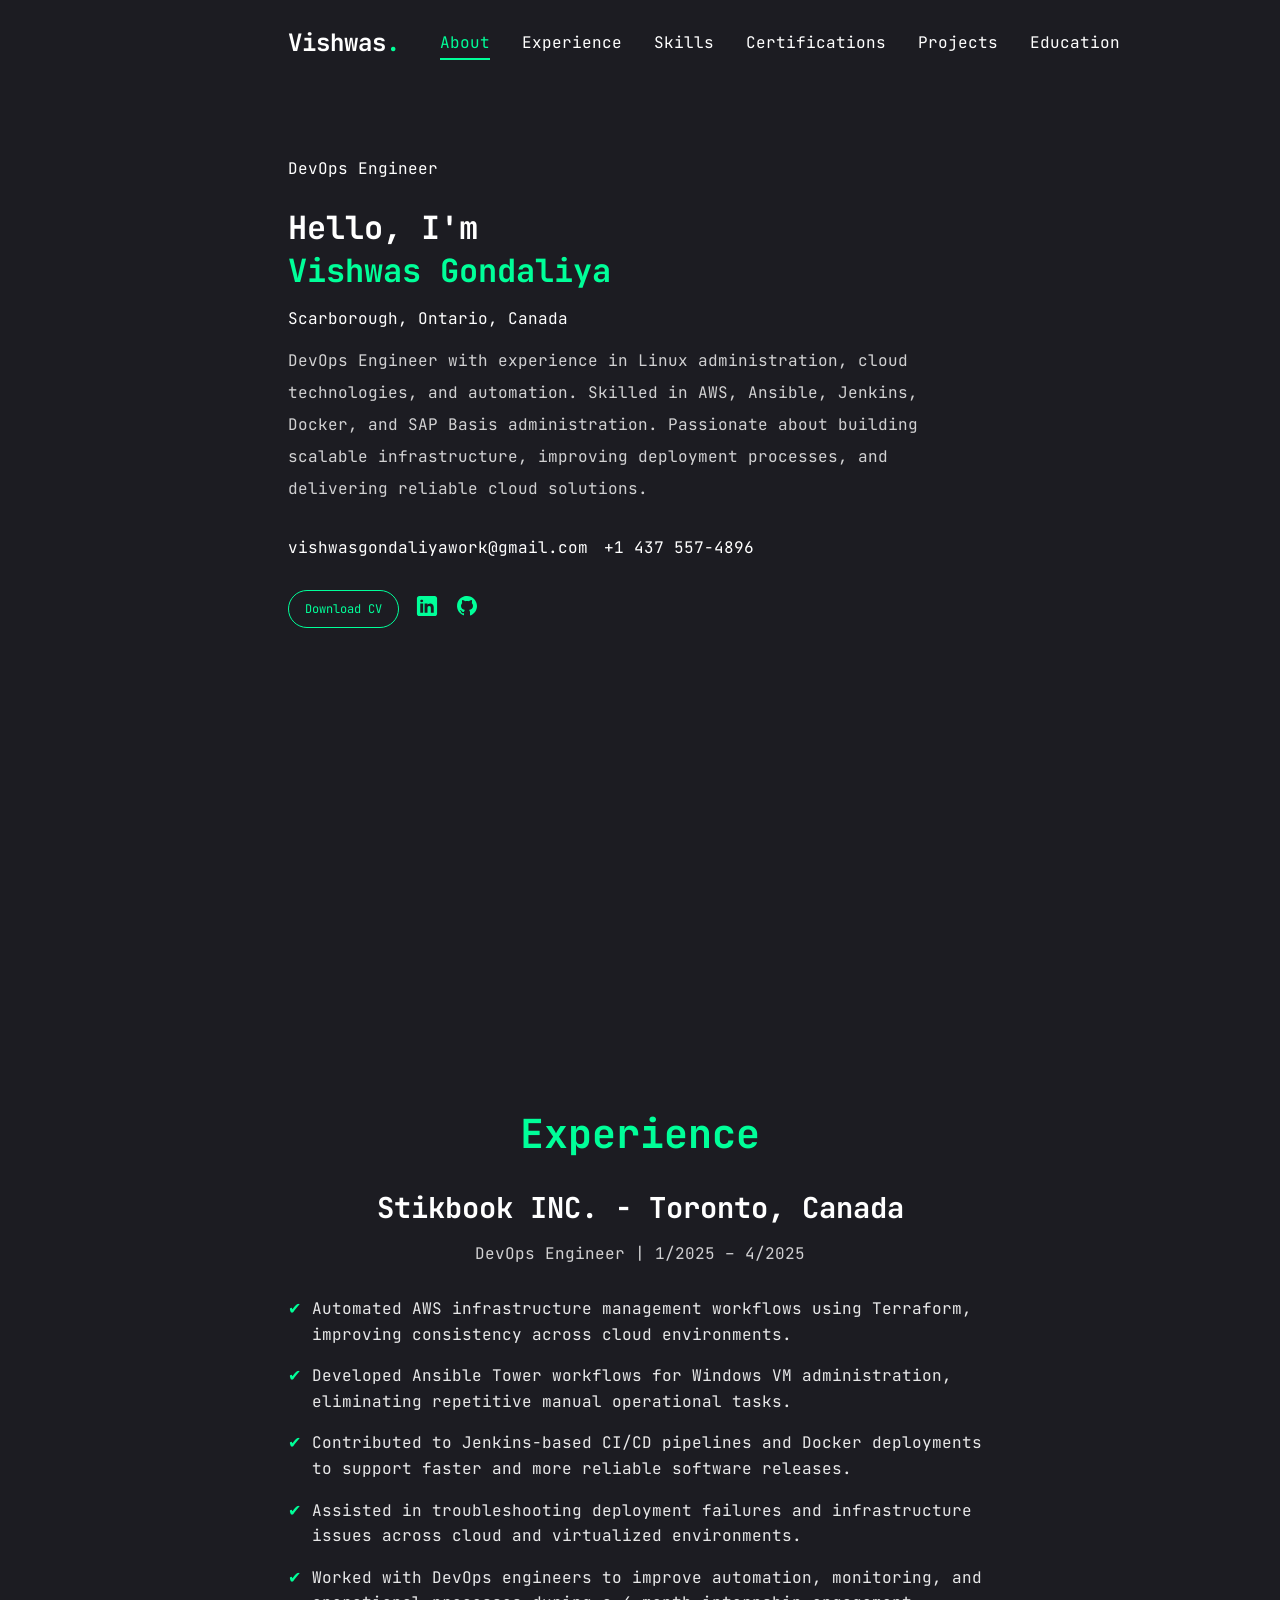
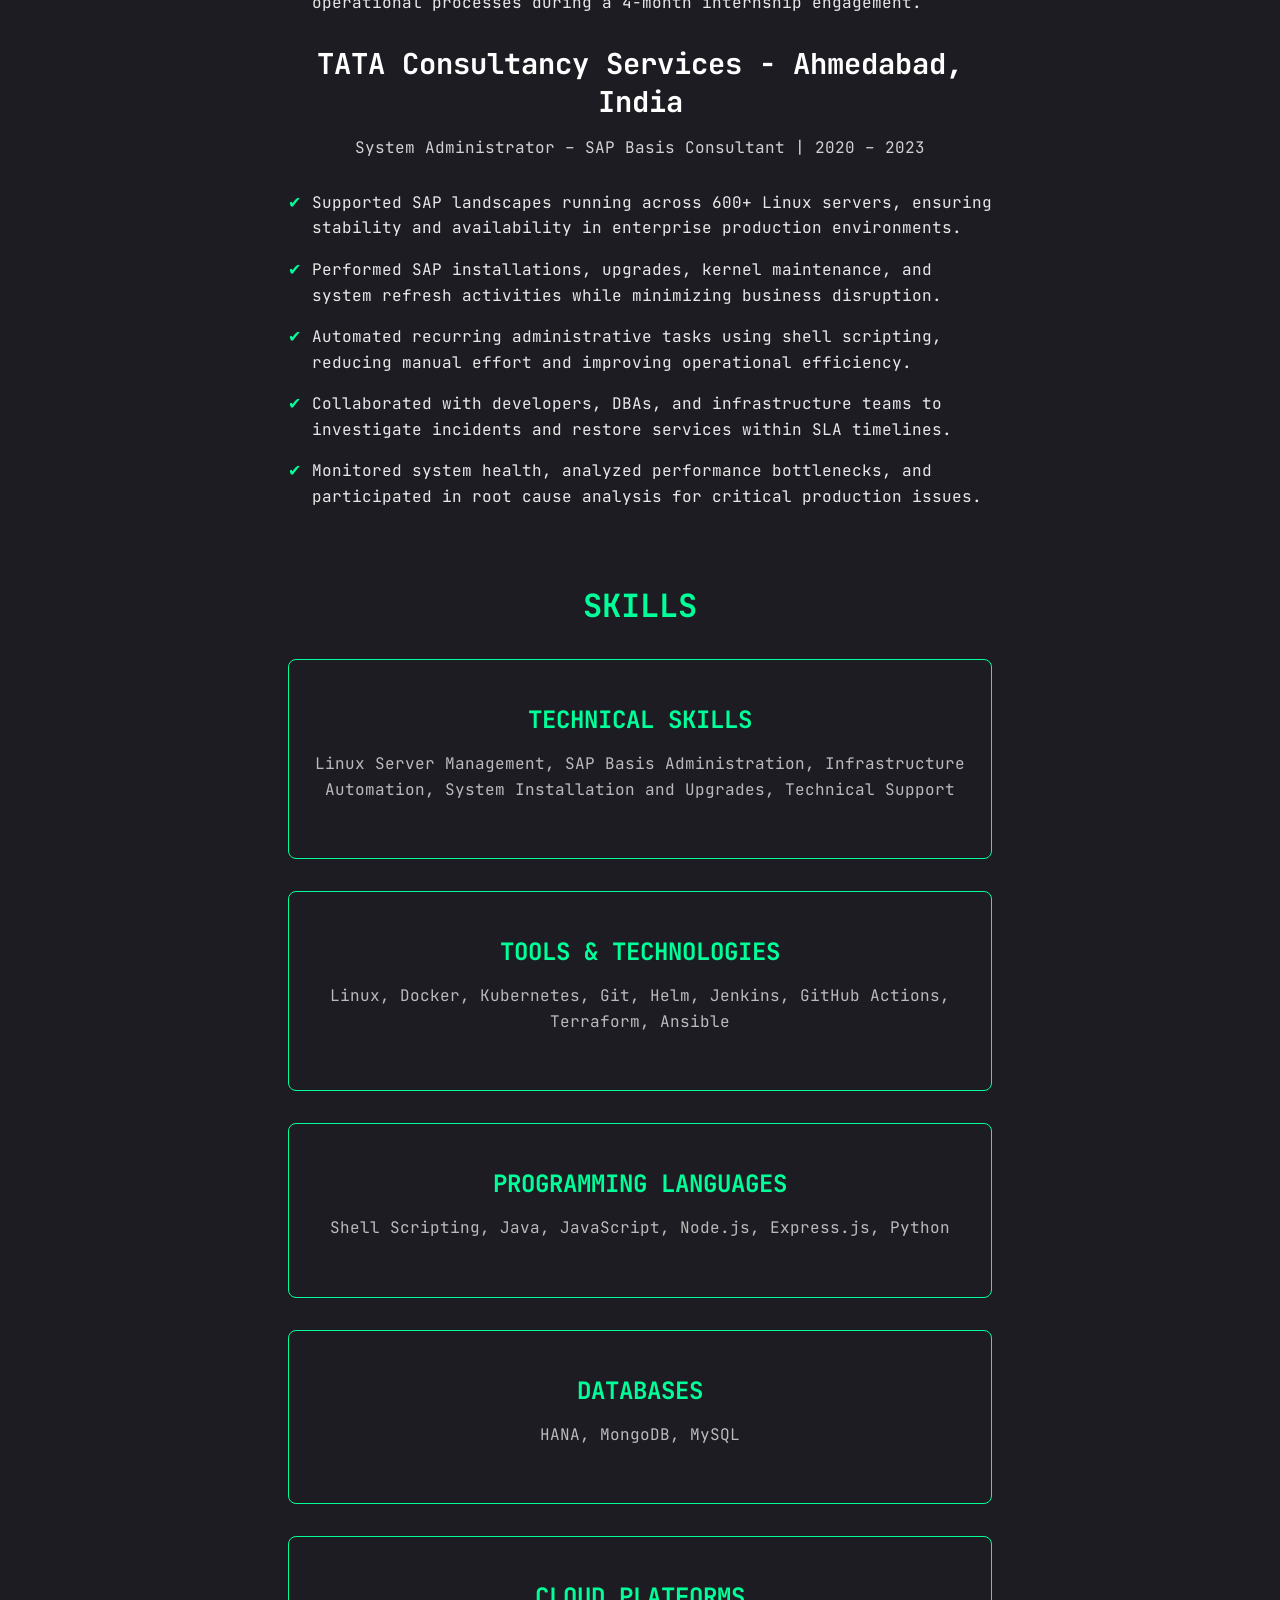
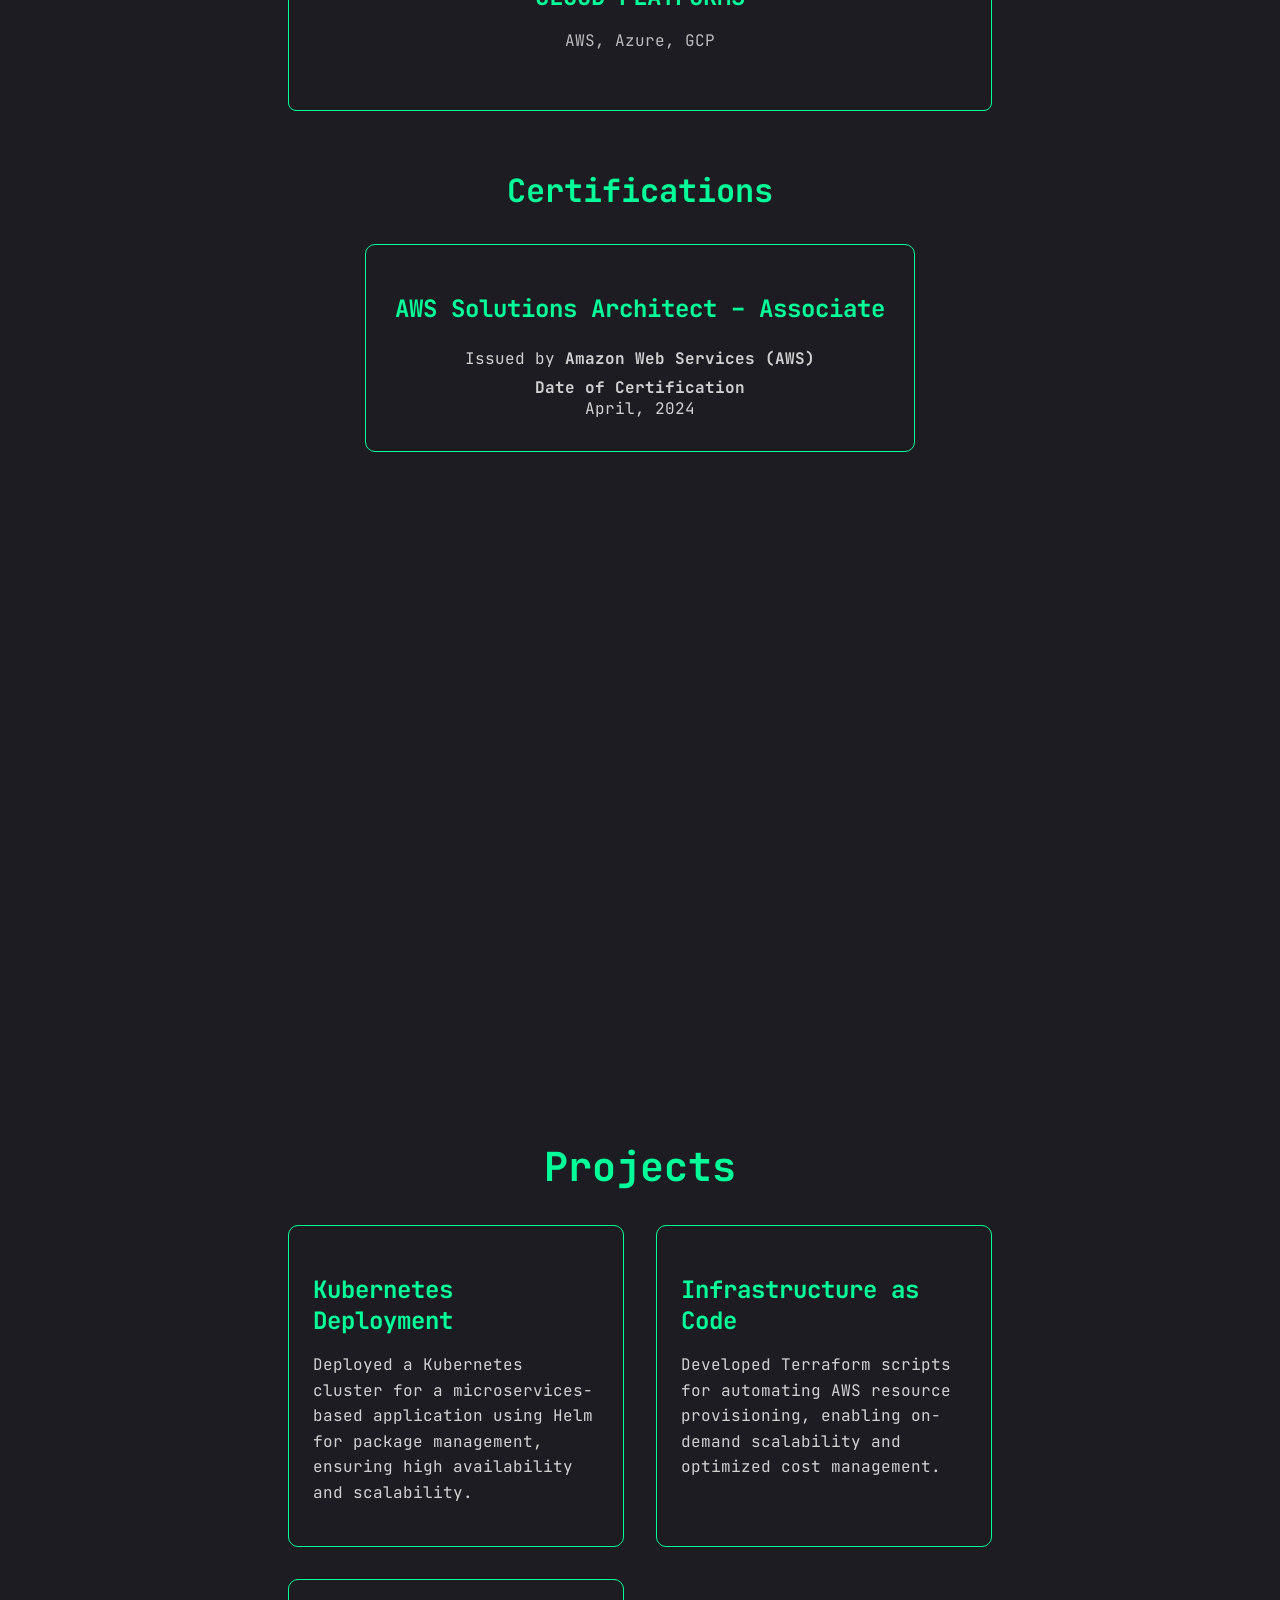
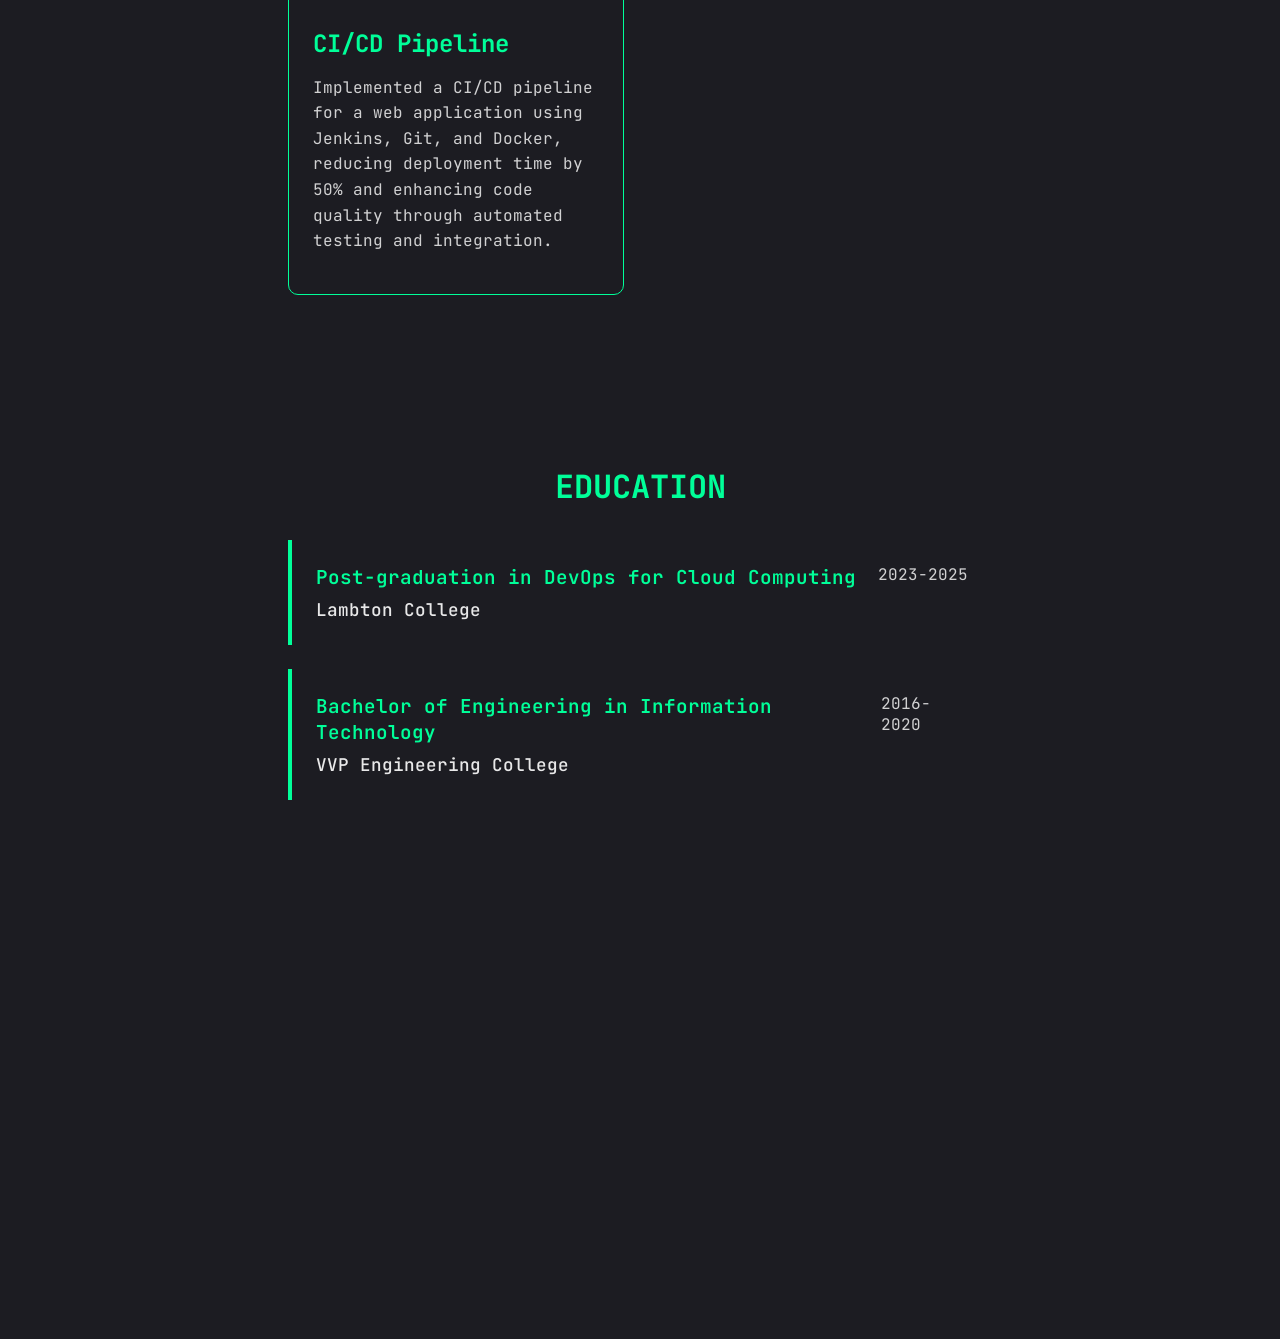
<file: index.html>
<!DOCTYPE html>
<html lang="en">
  <head>
    <style>
      @import url("https://fonts.googleapis.com/css2?family=JetBrains+Mono:ital,wght@0,100..800;1,100..800&display=swap");
    </style>
    <meta charset="UTF-8" />
    <meta name="viewport" content="width=device-width, initial-scale=1.0" />
    <title class="title">Vishwas Gondaliya - DevOps Engineer</title>
    <link rel="stylesheet" href="styles.css" />
    <link rel="shortcut icon" type="image/x-icon" href="logo.svg" />
  </head>
  <body>
    <header>
      <nav>
        <a href="#about" class="logo">Vishwas<span class="dot">.</span></a>
        <div class="menu-icon" id="menu-icon">&#9776;</div>
        <ul class="nav-links" id="nav-links">
          <li><a href="#about">About</a></li>
          <li><a href="#experience">Experience</a></li>
          <li><a href="#skills">Skills</a></li>
          <li><a href="#certifications">Certifications</a></li>
          <li><a href="#projects">Projects</a></li>
          <li><a href="#education">Education</a></li>
        </ul>
      </nav>
    </header>

    <main>
      <section id="about">
        <div class="about-container">
          <div class="content">
            <p class="role">DevOps Engineer</p>
            <h1 class="title">
              Hello, I'm <br />
              <span class="name"> Vishwas Gondaliya </span>
            </h1>
            <p class="mail">Scarborough, Ontario, Canada</p>

            <p class="summary">
              DevOps Engineer with experience in Linux administration, cloud technologies, and automation. Skilled in AWS, Ansible, Jenkins, Docker, and SAP Basis administration. Passionate about building scalable infrastructure, improving deployment processes, and delivering reliable cloud solutions.
              <!-- I’m a DevOps Engineer skilled in Linux environments, CI/CD, and
              SAP Basis administration. I specialize in automation, system
              optimization, and teamwork. Seeking a DevOps Engineer Co-op role
              to further enhance my skills in cloud technologies and automation. -->
            </p>

            <div class="contact-info">
              <p class="mail">
                <a
                  class="gmail"
                  href="https://mail.google.com/mail/u/0/?view=cm&fs=1&to=vishwasgondaliyawork@gmail.com"
                  target="_blank"
                  rel="noopener noreferrer"
                  >vishwasgondaliyawork@gmail.com</a
                >
              </p>
              <p class="mail">+1 437 557-4896</p>
            </div>

            <div class="links">
              <p>
                <button class="button" onclick="downloadResume()">
                  Download CV
                </button>
              </p>
              <a
                href="https://www.linkedin.com/in/vishwasgondaliya"
                target="_blank"
                class="social-logo-container"
              >
                <?xml version="1.0"?><svg
                  fill="currentColor"
                  xmlns="http://www.w3.org/2000/svg"
                  viewBox="0 0 50 50"
                  width="24px"
                  height="24px"
                >
                  <path
                    d="M41,4H9C6.24,4,4,6.24,4,9v32c0,2.76,2.24,5,5,5h32c2.76,0,5-2.24,5-5V9C46,6.24,43.76,4,41,4z M17,20v19h-6V20H17z M11,14.47c0-1.4,1.2-2.47,3-2.47s2.93,1.07,3,2.47c0,1.4-1.12,2.53-3,2.53C12.2,17,11,15.87,11,14.47z M39,39h-6c0,0,0-9.26,0-10 c0-2-1-4-3.5-4.04h-0.08C27,24.96,26,27.02,26,29c0,0.91,0,10,0,10h-6V20h6v2.56c0,0,1.93-2.56,5.81-2.56 c3.97,0,7.19,2.73,7.19,8.26V39z"
                  />
                </svg>
              </a>
              <p>
                <a href="https://github.com/voo7-hub" target="_blank">
                  <?xml version="1.0"?><svg
                    fill="currentColor"
                    xmlns="http://www.w3.org/2000/svg"
                    viewBox="0 0 24 24"
                    width="24px"
                    height="24px"
                  >
                    <path
                      d="M10.9,2.1c-4.6,0.5-8.3,4.2-8.8,8.7c-0.5,4.7,2.2,8.9,6.3,10.5C8.7,21.4,9,21.2,9,20.8v-1.6c0,0-0.4,0.1-0.9,0.1 c-1.4,0-2-1.2-2.1-1.9c-0.1-0.4-0.3-0.7-0.6-1C5.1,16.3,5,16.3,5,16.2C5,16,5.3,16,5.4,16c0.6,0,1.1,0.7,1.3,1c0.5,0.8,1.1,1,1.4,1 c0.4,0,0.7-0.1,0.9-0.2c0.1-0.7,0.4-1.4,1-1.8c-2.3-0.5-4-1.8-4-4c0-1.1,0.5-2.2,1.2-3C7.1,8.8,7,8.3,7,7.6C7,7.2,7,6.6,7.3,6 c0,0,1.4,0,2.8,1.3C10.6,7.1,11.3,7,12,7s1.4,0.1,2,0.3C15.3,6,16.8,6,16.8,6C17,6.6,17,7.2,17,7.6c0,0.8-0.1,1.2-0.2,1.4 c0.7,0.8,1.2,1.8,1.2,3c0,2.2-1.7,3.5-4,4c0.6,0.5,1,1.4,1,2.3v2.6c0,0.3,0.3,0.6,0.7,0.5c3.7-1.5,6.3-5.1,6.3-9.3 C22,6.1,16.9,1.4,10.9,2.1z"
                    />
                  </svg>
                </a>
              </p>
            </div>
          </div>
          <!-- <div class="image-container">
            <img
              src="avatar.svg"
              alt="Vishwas Gondaliya"
              class="profile-image"
            />
          </div> -->
        </div>
      </section>
      <section id="experience" class="experience-section">
        <h1>Experience</h1>
        <h3>Stikbook INC. - Toronto, Canada</h3>
        <p>DevOps Engineer | 1/2025 – 4/2025</p>
    <ul>
    <li>
        Automated AWS infrastructure management workflows using Terraform, improving consistency across cloud environments.
    </li>

    <li>
        Developed Ansible Tower workflows for Windows VM administration, eliminating repetitive manual operational tasks.
    </li>

    <li>
        Contributed to Jenkins-based CI/CD pipelines and Docker deployments to support faster and more reliable software releases.
    </li>

    <li>
        Assisted in troubleshooting deployment failures and infrastructure issues across cloud and virtualized environments.
    </li>

    <li>
        Worked with DevOps engineers to improve automation, monitoring, and operational processes during a 4-month internship engagement.
    </li>
    </ul>

    <h3>TATA Consultancy Services - Ahmedabad, India</h3>
        <p>System Administrator – SAP Basis Consultant | 2020 – 2023</p>
    <ul>
    <li>
        Supported SAP landscapes running across 600+ Linux servers, ensuring stability and availability in enterprise production environments.
    </li>

    <li>
        Performed SAP installations, upgrades, kernel maintenance, and system refresh activities while minimizing business disruption.
    </li>

    <li>
        Automated recurring administrative tasks using shell scripting, reducing manual effort and improving operational efficiency.
    </li>

    <li>
        Collaborated with developers, DBAs, and infrastructure teams to investigate incidents and restore services within SLA timelines.
    </li>

    <li>
        Monitored system health, analyzed performance bottlenecks, and participated in root cause analysis for critical production issues.
    </li>
    </ul>
    
      </section>
      <!-- <section id="experience" class="experience-section">
        <h1>Experience</h1>
        <h3>TATA Consultancy Services - Ahmedabad, India</h3>
        <p>System Administrator – SAP Basis Consultant | 2020 – 2023</p>
    <ul>
    <li>
        Supported SAP landscapes running across 600+ Linux servers, ensuring stability and availability in enterprise production environments.
    </li>

    <li>
        Performed SAP installations, upgrades, kernel maintenance, and system refresh activities while minimizing business disruption.
    </li>

    <li>
        Automated recurring administrative tasks using shell scripting, reducing manual effort and improving operational efficiency.
    </li>

    <li>
        Collaborated with developers, DBAs, and infrastructure teams to investigate incidents and restore services within SLA timelines.
    </li>

    <li>
        Monitored system health, analyzed performance bottlenecks, and participated in root cause analysis for critical production issues.
    </li>
    </ul>
      </section> -->

      <section id="skills">
        <h1>Skills</h1>

        <div class="skills-container">
          <div class="skill-category">
            <h2>Technical Skills</h2>
            <p>
              Linux Server Management, SAP Basis Administration, Infrastructure
              Automation, System Installation and Upgrades, Technical Support
            </p>
          </div>

          <div class="skill-category">
            <h2>Tools & Technologies</h2>
            <p>
              Linux, Docker, Kubernetes, Git, Helm, Jenkins, GitHub Actions,
              Terraform, Ansible
            </p>
          </div>

          <div class="skill-category">
            <h2>Programming Languages</h2>
            <p>
              Shell Scripting, Java, JavaScript, Node.js, Express.js, Python
            </p>
          </div>

          <div class="skill-category">
            <h2>Databases</h2>
            <p>HANA, MongoDB, MySQL</p>
          </div>

          <div class="skill-category">
            <h2>Cloud Platforms</h2>
            <p>AWS, Azure, GCP</p>
          </div>
        </div>
      </section>

      <section id="certifications">
        <h1>Certifications</h1>
        <div class="certification-card">
          <h3 class="certification-title">
            AWS Solutions Architect – Associate
          </h3>
          <div class="certification-details">
            <p>Issued by <strong>Amazon Web Services (AWS)</strong></p>
            <p>
              <strong>Date of Certification</strong> <br />
               April, 2024
            </p>
          </div>
        </div>
      </section>

      <section id="projects" class="projects-section">
        <h1>Projects</h1>
        <div class="project-cards">
          <div class="project-card">
            <h3>Kubernetes Deployment</h3>
            <p>
              Deployed a Kubernetes cluster for a microservices-based
              application using Helm for package management, ensuring high
              availability and scalability.
            </p>
          </div>
          <div class="project-card">
            <h3>Infrastructure as Code</h3>
            <p>
              Developed Terraform scripts for automating AWS resource
              provisioning, enabling on-demand scalability and optimized cost
              management.
            </p>
          </div>
          <div class="project-card">
            <h3>CI/CD Pipeline</h3>
            <p>
              Implemented a CI/CD pipeline for a web application using Jenkins,
              Git, and Docker, reducing deployment time by 50% and enhancing
              code quality through automated testing and integration.
            </p>
          </div>
        </div>
      </section>

      <section id="education">
        <h1>Education</h1>

        <div class="education-list">
          <div class="education-entry">
            <div class="education-info">
              <div class="course-name">
                Post-graduation in DevOps for Cloud Computing
              </div>
              <div class="duration">2023-2025</div>
            </div>
            <div class="college-name">Lambton College</div>
          </div>

          <div class="education-entry">
            <div class="education-info">
              <div class="course-name">
                Bachelor of Engineering in Information Technology
              </div>
              <div class="duration">2016-2020</div>
            </div>
            <div class="college-name">VVP Engineering College</div>
          </div>
        </div>
      </section>
    </main>

    <script src="script.js"></script>
  </body>
</html>
</file>
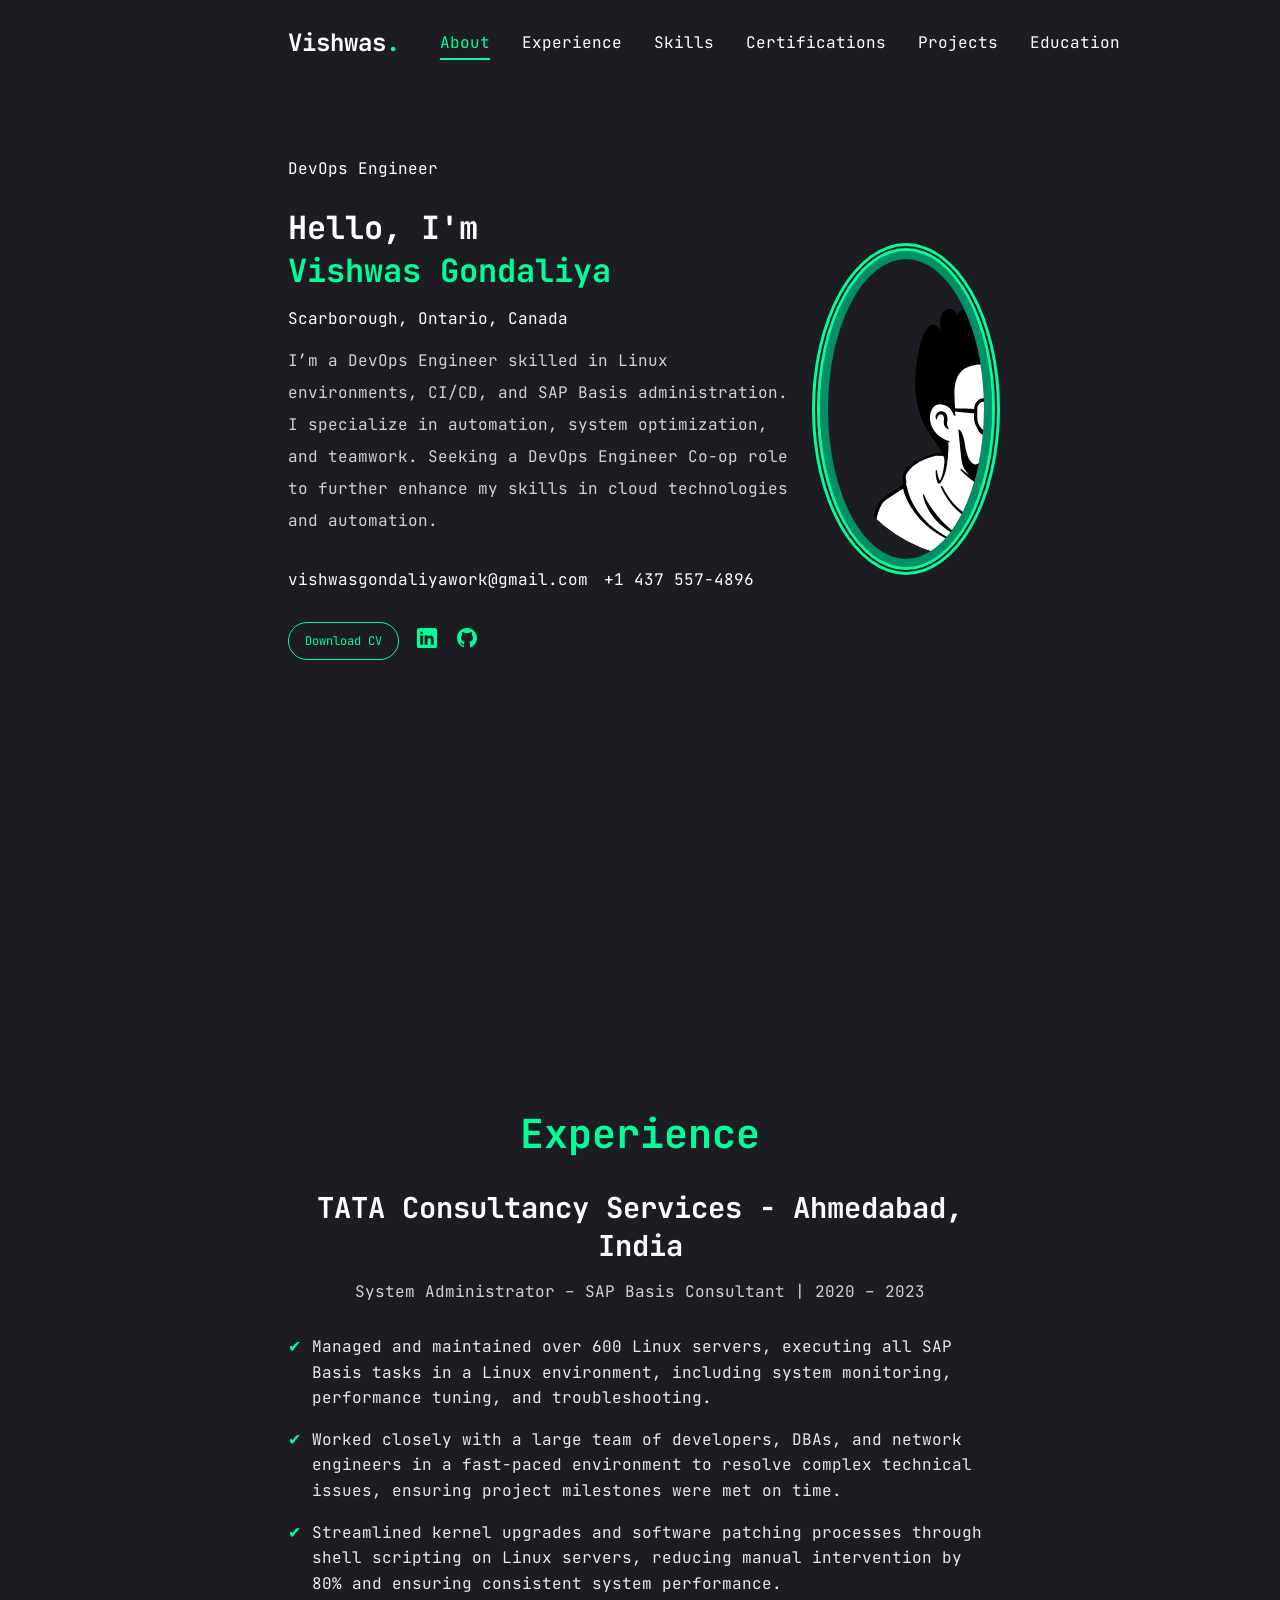
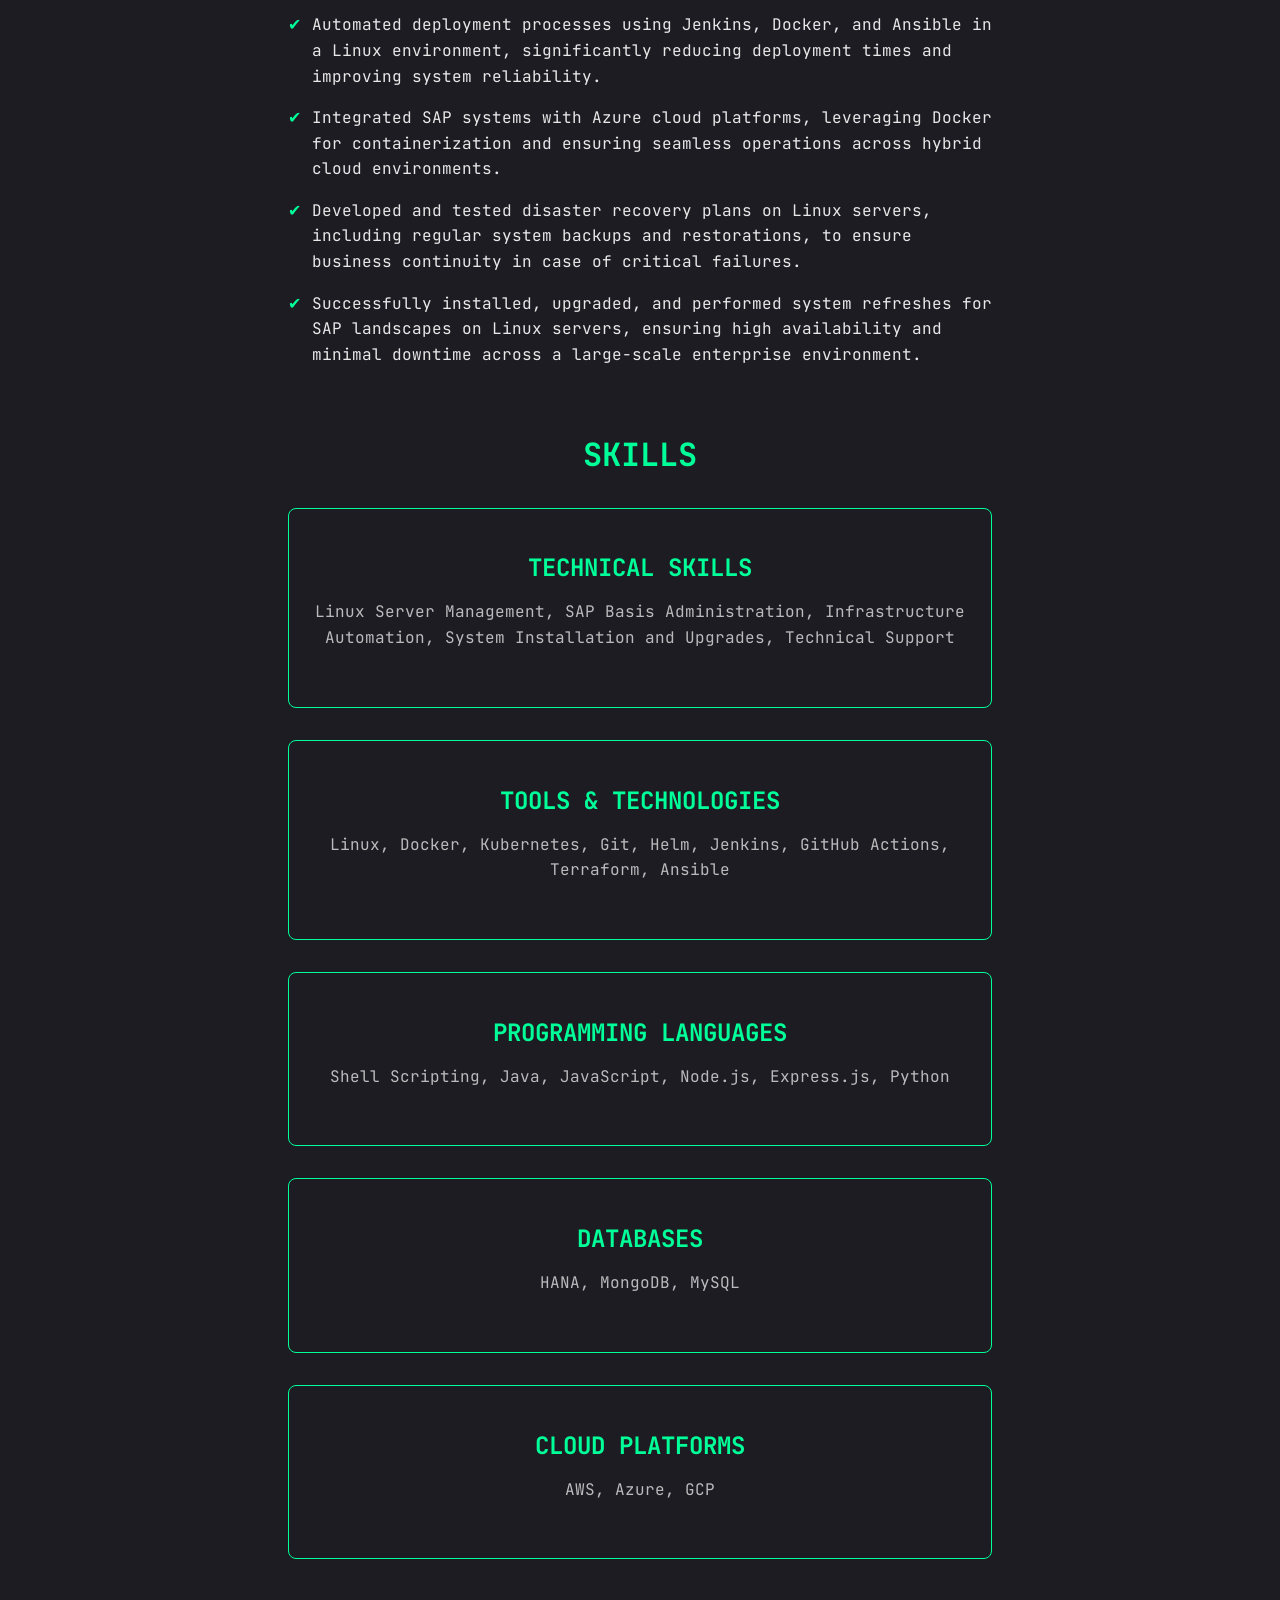
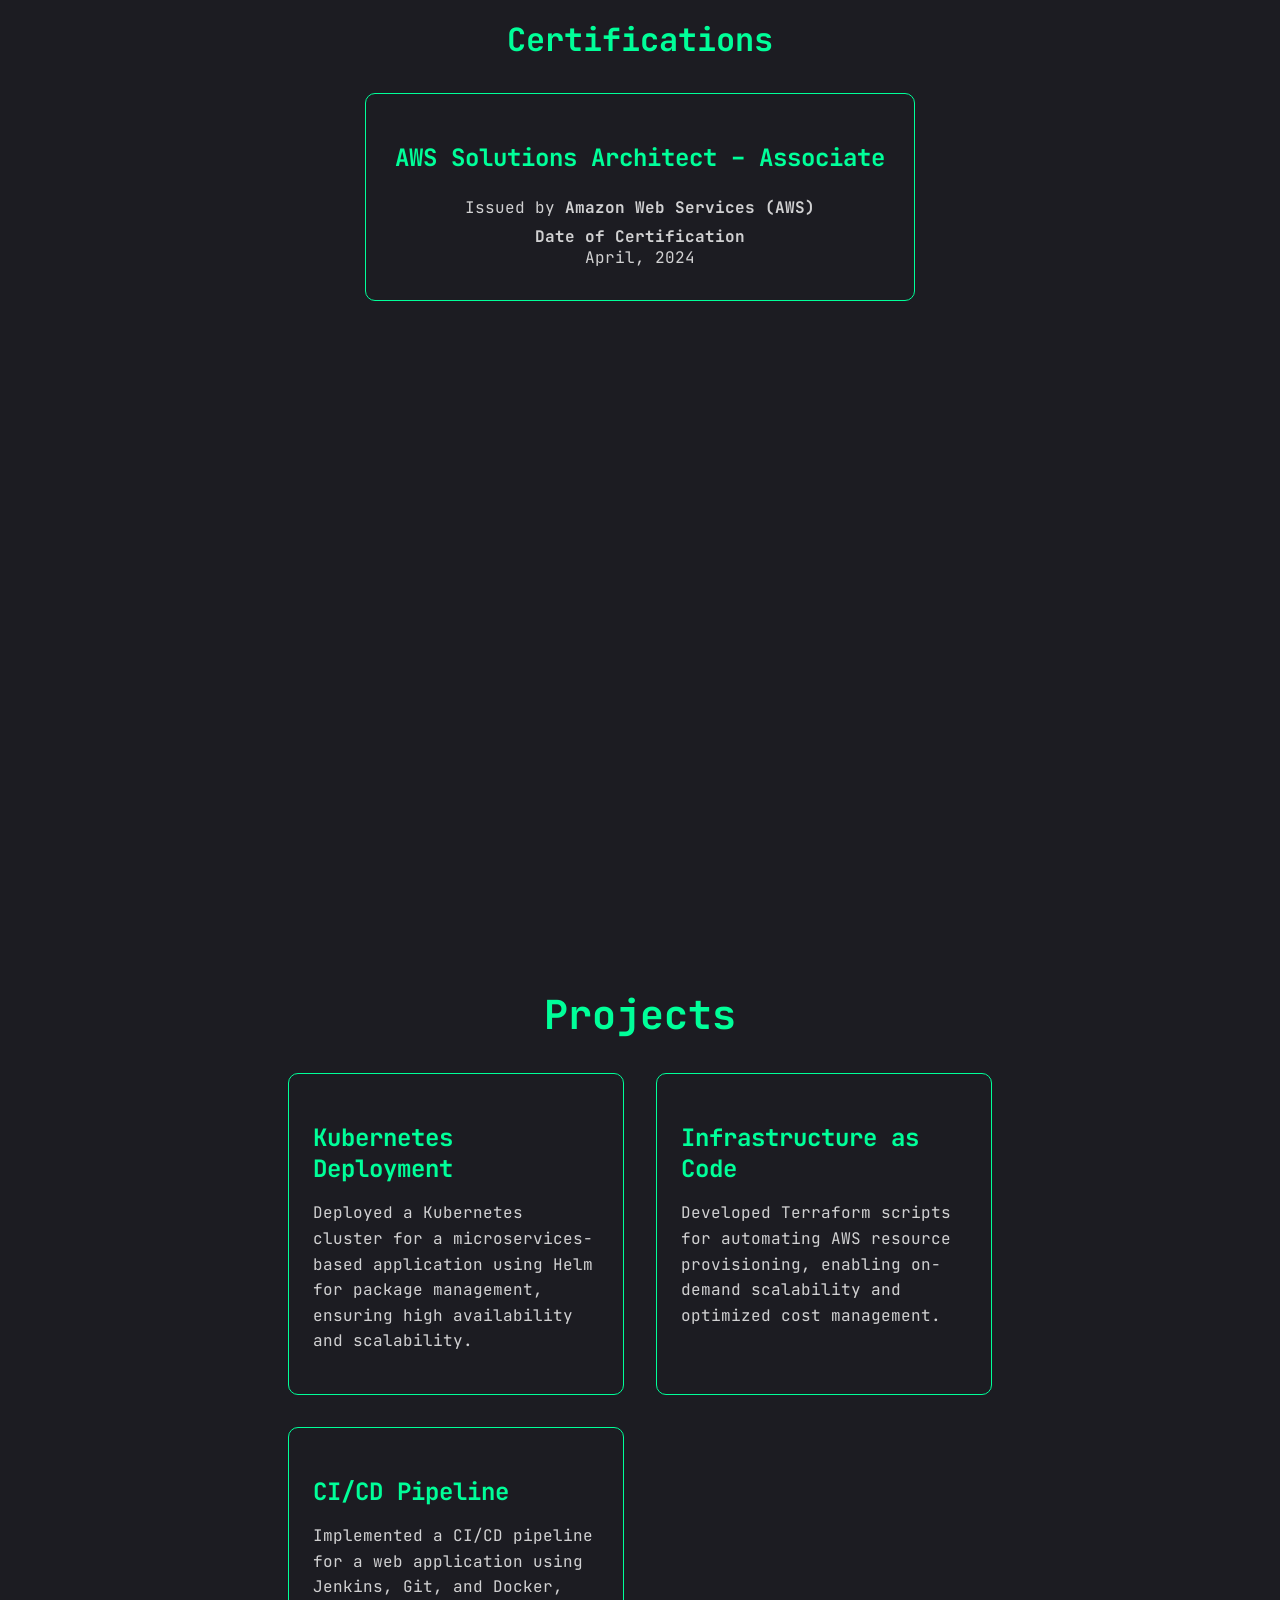
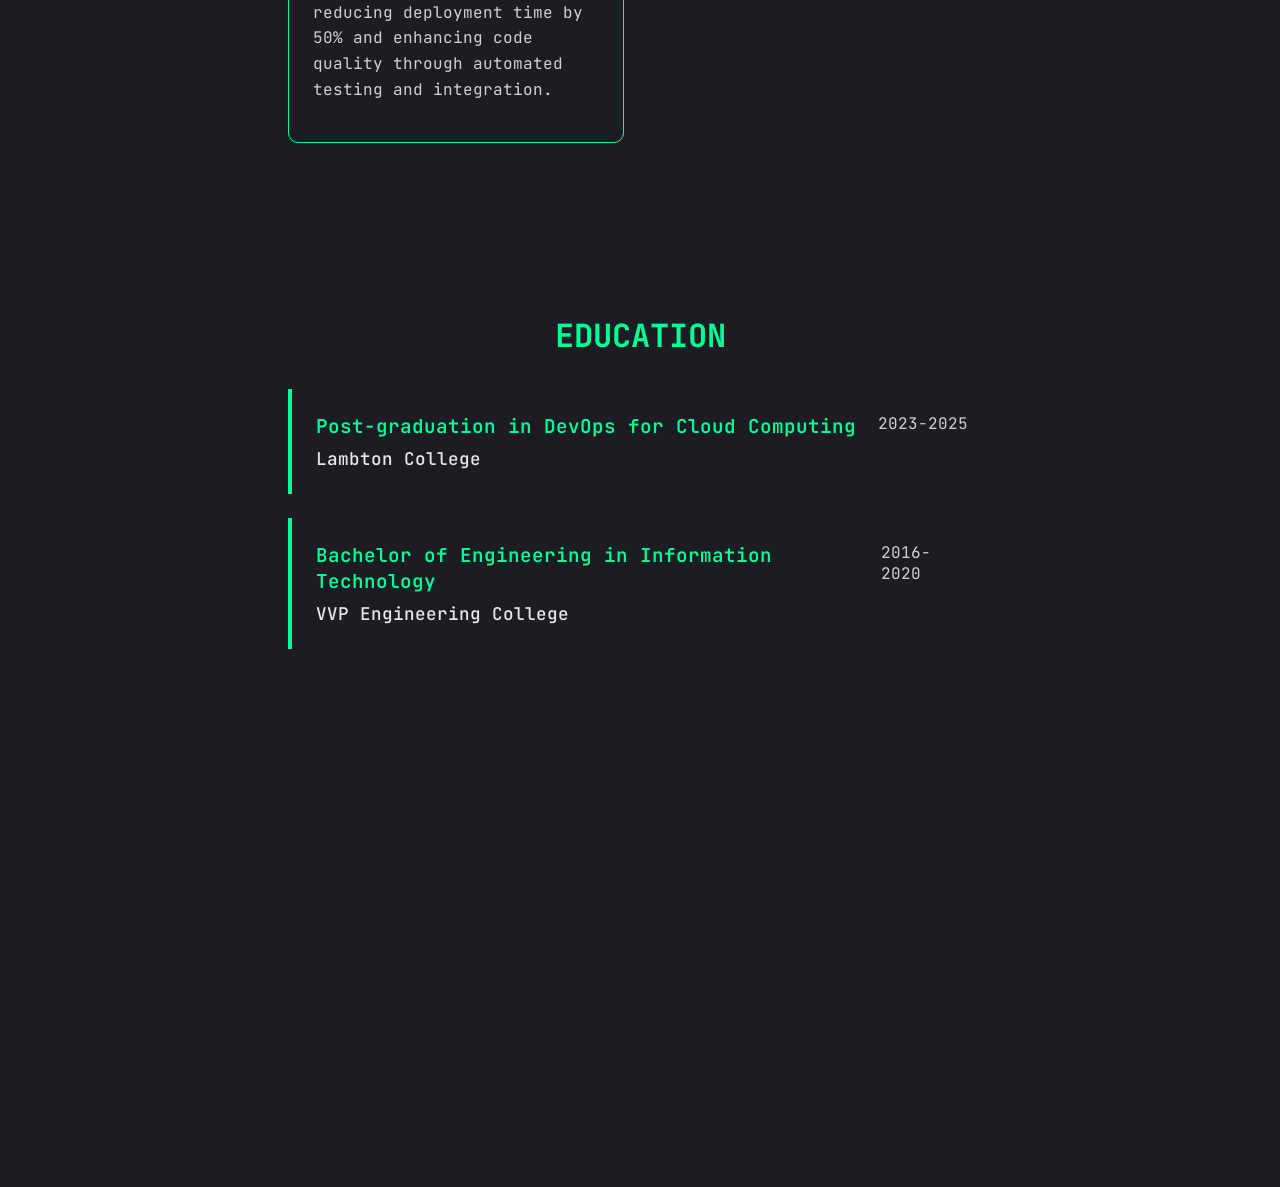
<file: portfolio-html-master/index.html>
<!DOCTYPE html>
<html lang="en">
  <head>
    <style>
      @import url("https://fonts.googleapis.com/css2?family=JetBrains+Mono:ital,wght@0,100..800;1,100..800&display=swap");
    </style>
    <meta charset="UTF-8" />
    <meta name="viewport" content="width=device-width, initial-scale=1.0" />
    <title class="title">Vishwas Gondaliya - DevOps Engineer</title>
    <link rel="stylesheet" href="styles.css" />
    <link rel="shortcut icon" type="image/x-icon" href="logo.svg" />
  </head>
  <body>
    <header>
      <nav>
        <a href="#about" class="logo">Vishwas<span class="dot">.</span></a>
        <div class="menu-icon" id="menu-icon">&#9776;</div>
        <ul class="nav-links" id="nav-links">
          <li><a href="#about">About</a></li>
          <li><a href="#experience">Experience</a></li>
          <li><a href="#skills">Skills</a></li>
          <li><a href="#certifications">Certifications</a></li>
          <li><a href="#projects">Projects</a></li>
          <li><a href="#education">Education</a></li>
        </ul>
      </nav>
    </header>

    <main>
      <section id="about">
        <div class="about-container">
          <div class="content">
            <p class="role">DevOps Engineer</p>
            <h1 class="title">
              Hello, I'm <br />
              <span class="name"> Vishwas Gondaliya </span>
            </h1>
            <p class="mail">Scarborough, Ontario, Canada</p>

            <p class="summary">
              I’m a DevOps Engineer skilled in Linux environments, CI/CD, and
              SAP Basis administration. I specialize in automation, system
              optimization, and teamwork. Seeking a DevOps Engineer Co-op role
              to further enhance my skills in cloud technologies and automation.
            </p>

            <div class="contact-info">
              <p class="mail">
                <a
                  class="gmail"
                  href="https://mail.google.com/mail/u/0/?view=cm&fs=1&to=vishwasgondaliyawork@gmail.com"
                  target="_blank"
                  rel="noopener noreferrer"
                  >vishwasgondaliyawork@gmail.com</a
                >
              </p>
              <p class="mail">+1 437 557-4896</p>
            </div>

            <div class="links">
              <p>
                <button class="button" onclick="downloadResume()">
                  Download CV
                </button>
              </p>
              <a
                href="https://www.linkedin.com/in/vishwas-gondaliya-profile"
                target="_blank"
                class="social-logo-container"
              >
                <?xml version="1.0"?><svg
                  fill="currentColor"
                  xmlns="http://www.w3.org/2000/svg"
                  viewBox="0 0 50 50"
                  width="24px"
                  height="24px"
                >
                  <path
                    d="M41,4H9C6.24,4,4,6.24,4,9v32c0,2.76,2.24,5,5,5h32c2.76,0,5-2.24,5-5V9C46,6.24,43.76,4,41,4z M17,20v19h-6V20H17z M11,14.47c0-1.4,1.2-2.47,3-2.47s2.93,1.07,3,2.47c0,1.4-1.12,2.53-3,2.53C12.2,17,11,15.87,11,14.47z M39,39h-6c0,0,0-9.26,0-10 c0-2-1-4-3.5-4.04h-0.08C27,24.96,26,27.02,26,29c0,0.91,0,10,0,10h-6V20h6v2.56c0,0,1.93-2.56,5.81-2.56 c3.97,0,7.19,2.73,7.19,8.26V39z"
                  />
                </svg>
              </a>
              <p>
                <a href="https://github.com/voo7-hub" target="_blank">
                  <?xml version="1.0"?><svg
                    fill="currentColor"
                    xmlns="http://www.w3.org/2000/svg"
                    viewBox="0 0 24 24"
                    width="24px"
                    height="24px"
                  >
                    <path
                      d="M10.9,2.1c-4.6,0.5-8.3,4.2-8.8,8.7c-0.5,4.7,2.2,8.9,6.3,10.5C8.7,21.4,9,21.2,9,20.8v-1.6c0,0-0.4,0.1-0.9,0.1 c-1.4,0-2-1.2-2.1-1.9c-0.1-0.4-0.3-0.7-0.6-1C5.1,16.3,5,16.3,5,16.2C5,16,5.3,16,5.4,16c0.6,0,1.1,0.7,1.3,1c0.5,0.8,1.1,1,1.4,1 c0.4,0,0.7-0.1,0.9-0.2c0.1-0.7,0.4-1.4,1-1.8c-2.3-0.5-4-1.8-4-4c0-1.1,0.5-2.2,1.2-3C7.1,8.8,7,8.3,7,7.6C7,7.2,7,6.6,7.3,6 c0,0,1.4,0,2.8,1.3C10.6,7.1,11.3,7,12,7s1.4,0.1,2,0.3C15.3,6,16.8,6,16.8,6C17,6.6,17,7.2,17,7.6c0,0.8-0.1,1.2-0.2,1.4 c0.7,0.8,1.2,1.8,1.2,3c0,2.2-1.7,3.5-4,4c0.6,0.5,1,1.4,1,2.3v2.6c0,0.3,0.3,0.6,0.7,0.5c3.7-1.5,6.3-5.1,6.3-9.3 C22,6.1,16.9,1.4,10.9,2.1z"
                    />
                  </svg>
                </a>
              </p>
            </div>
          </div>
          <div class="image-container">
            <img
              src="avatar.svg"
              alt="Vishwas Gondaliya"
              class="profile-image"
            />
          </div>
        </div>
      </section>

      <section id="experience" class="experience-section">
        <h1>Experience</h1>
        <h3>TATA Consultancy Services - Ahmedabad, India</h3>
        <p>System Administrator – SAP Basis Consultant | 2020 – 2023</p>
        <ul>
          <li>
            Managed and maintained over 600 Linux servers, executing all SAP
            Basis tasks in a Linux environment, including system monitoring,
            performance tuning, and troubleshooting.
          </li>
          <li>
            Worked closely with a large team of developers, DBAs, and network
            engineers in a fast-paced environment to resolve complex technical
            issues, ensuring project milestones were met on time.
          </li>
          <li>
            Streamlined kernel upgrades and software patching processes through
            shell scripting on Linux servers, reducing manual intervention by
            80% and ensuring consistent system performance.
          </li>
          <li>
            Automated deployment processes using Jenkins, Docker, and Ansible in
            a Linux environment, significantly reducing deployment times and
            improving system reliability.
          </li>
          <li>
            Integrated SAP systems with Azure cloud platforms, leveraging Docker
            for containerization and ensuring seamless operations across hybrid
            cloud environments.
          </li>
          <li>
            Developed and tested disaster recovery plans on Linux servers,
            including regular system backups and restorations, to ensure
            business continuity in case of critical failures.
          </li>
          <li>
            Successfully installed, upgraded, and performed system refreshes for
            SAP landscapes on Linux servers, ensuring high availability and
            minimal downtime across a large-scale enterprise environment.
          </li>
        </ul>
      </section>

      <section id="skills">
        <h1>Skills</h1>

        <div class="skills-container">
          <div class="skill-category">
            <h2>Technical Skills</h2>
            <p>
              Linux Server Management, SAP Basis Administration, Infrastructure
              Automation, System Installation and Upgrades, Technical Support
            </p>
          </div>

          <div class="skill-category">
            <h2>Tools & Technologies</h2>
            <p>
              Linux, Docker, Kubernetes, Git, Helm, Jenkins, GitHub Actions,
              Terraform, Ansible
            </p>
          </div>

          <div class="skill-category">
            <h2>Programming Languages</h2>
            <p>
              Shell Scripting, Java, JavaScript, Node.js, Express.js, Python
            </p>
          </div>

          <div class="skill-category">
            <h2>Databases</h2>
            <p>HANA, MongoDB, MySQL</p>
          </div>

          <div class="skill-category">
            <h2>Cloud Platforms</h2>
            <p>AWS, Azure, GCP</p>
          </div>
        </div>
      </section>

      <section id="certifications">
        <h1>Certifications</h1>
        <div class="certification-card">
          <h3 class="certification-title">
            AWS Solutions Architect – Associate
          </h3>
          <div class="certification-details">
            <p>Issued by <strong>Amazon Web Services (AWS)</strong></p>
            <p>
              <strong>Date of Certification</strong> <br />
               April, 2024
            </p>
          </div>
        </div>
      </section>

      <section id="projects" class="projects-section">
        <h1>Projects</h1>
        <div class="project-cards">
          <div class="project-card">
            <h3>Kubernetes Deployment</h3>
            <p>
              Deployed a Kubernetes cluster for a microservices-based
              application using Helm for package management, ensuring high
              availability and scalability.
            </p>
          </div>
          <div class="project-card">
            <h3>Infrastructure as Code</h3>
            <p>
              Developed Terraform scripts for automating AWS resource
              provisioning, enabling on-demand scalability and optimized cost
              management.
            </p>
          </div>
          <div class="project-card">
            <h3>CI/CD Pipeline</h3>
            <p>
              Implemented a CI/CD pipeline for a web application using Jenkins,
              Git, and Docker, reducing deployment time by 50% and enhancing
              code quality through automated testing and integration.
            </p>
          </div>
        </div>
      </section>

      <section id="education">
        <h1>Education</h1>

        <div class="education-list">
          <div class="education-entry">
            <div class="education-info">
              <div class="course-name">
                Post-graduation in DevOps for Cloud Computing
              </div>
              <div class="duration">2023-2025</div>
            </div>
            <div class="college-name">Lambton College</div>
          </div>

          <div class="education-entry">
            <div class="education-info">
              <div class="course-name">
                Bachelor of Engineering in Information Technology
              </div>
              <div class="duration">2016-2020</div>
            </div>
            <div class="college-name">VVP Engineering College</div>
          </div>
        </div>
      </section>
    </main>

    <script src="script.js"></script>
  </body>
</html>
</file>
<file: styles.css>
body {
  font-family: "JetBrains Mono", monospace;
  margin: 0;
  padding: 0;
  padding-left: 18rem;
  padding-right: 18rem;
  background-color: #1C1C22;
}

@media (max-width: 1024px) {
  body {
    padding-left: 8rem;
    padding-right: 8rem;
  }
}

@media (max-width: 768px) {
  body {
    padding-left: 1.5rem;
    padding-right: 1.5rem;
  }
}

header {
  background-color: #1C1C22;
  color: white;
  padding-top: 1rem;
  padding-bottom: 1rem;
  position: sticky;
  top: 0;
  z-index: 1000;
}

.dot {
  color: #00FF99;
}

.title {
  font-family: "JetBrains Mono", monospace;
}

nav {
  display: flex;
  justify-content: space-between;
  align-items: center;
}

.logo {
  font-size: 1.5rem;
  color: white;
  text-decoration: none;
  cursor: pointer;
  font-weight: bold;
}

.nav-links {
  display: flex;
  list-style: none;
  gap: 2rem;
}

.nav-links a {
  color: white;
  text-decoration: none;
  position: relative;
  padding-bottom: 0.1rem;
  transition: color 0.3s;
}

.nav-links a:hover {
  color: #00FF99;
}

.nav-links a.active {
  color: #00FF99;
}

.nav-links a.active::after {
  content: "";
  display: block;
  width: 100%;
  height: 2px;
  background-color: #00FF99;
  position: absolute;
  bottom: -5px;
  left: 0;
}

.menu-icon {
  display: none;
  font-size: 2rem;
  cursor: pointer;
}

@media (max-width: 768px) {
  .menu-icon {
    display: block;
  }

  .nav-links {
    display: none;
  }

  .sidebar {
    position: fixed;
    top: 0;
    right: -100%;
    width: 50%;
    height: 100%;
    background-color: #1C1C22;
    color: white;
    display: flex;
    flex-direction: column;
    gap: 1.5rem;
    padding: 2rem;
    box-shadow: -2px 0 5px rgba(0, 0, 0, 0.5);
    z-index: 2000;
    transition: right 0.3s ease-in-out;
  }

  .sidebar.active {
    right: 0;
  }

  .sidebar a {
    color: white;
    text-decoration: none;
    font-size: 1.2rem;
    padding-bottom: 0.5rem;
    position: relative;
    transition: color 0.3s;
  }

  .sidebar a:hover {
    color: #00FF99;
  }

  .sidebar a.active {
    color: #00FF99;
  }

  .sidebar a.active::after {
    content: "";
    display: block;
    width: 100%;
    height: 2px;
    background-color: #00FF99;
    position: absolute;
    bottom: 0;
    left: 0;
  }

  .close-icon {
    align-self: flex-end;
    font-size: 1.5rem;
    cursor: pointer;
    margin-bottom: 2rem;
  }
}

section {
  padding-top: 2rem;
  padding-left: 0;
  padding-right: 0;
  min-height: 100vh;
  color: white;
}

section h1 {
  font-size: 2rem;
  margin-bottom: 1rem;
}

#about {
  display: flex;
  flex-direction: column;
  padding-top: 60px;
}

html {
  scroll-behavior: smooth;
}

header {
  height: 50px;
}

:target {
  scroll-margin-top: 60px;
}

/* .about-container {
  display: flex;
  align-items: center;
  justify-content: space-between;
  gap: 2rem;
  color: white;
} */
.about-container {
  display: flex;
  justify-content: flex-start;
  color: white;
}
/* .image-container {
  width: 300px;
  height: 300px;
  overflow: hidden;
  border-radius: 50%;
  display: block;
  clear: both;
  outline: 8px double #00FF99;
  border: 8px solid #008f67;
  animation: border-outline-swap 3s infinite;
  transition: 0.7s all ease-in;
} */

/* @keyframes border-outline-swap {
  0% {
    outline: 8px solid #00FF99;
    border: 8px double #008f678f;
  }

  50% {
    outline: 8px solid #008f678f;
    border: 8px double #00FF99;
  }

  100% {
    outline: 8px solid #00FF99;
    border: 8px double #008f678f;
  }
} */

/* .profile-image {
  width: 100;
  height: 100%;
  object-fit: contain;
  border-radius: 50%;
} */

/* .content {
  max-width: 500px;
} */
.content {
  max-width: 850px;
} *

.links a {
  text-decoration: none;
  color: #00FF99;
  transition: color 0.3s;
}

.links a:hover {
  color: white;
}

.social-logo {
  width: 24px;
  height: 24px;
  margin-right: 8px;
}

.btn-download {
  display: inline-flex;
  align-items: center;
  background-color: #00FF99;
  color: white;
  padding: 0.5rem 1rem;
  border-radius: 5px;
  text-decoration: none;
  font-size: 1rem;
  transition: background-color 0.3s;
}

.btn-download:hover {
  background-color: #008f67;
}

.btn-download i {
  margin-right: 8px;
}

.contact-info {
  display: flex;
  flex-direction: row;
  gap: 1rem
}

.links {
  display: flex;
  gap: 1rem;
  align-items: center;
}

@media (max-width: 768px) {
  .about-container {
    flex-direction: column;
    text-align: center;
    gap: 2rem;
  }

  .content {
    order: 2;
  }

  /* .image-container {
    order: 1;
    margin-bottom: 1rem;
    width: 200px;
    height: 200px;
  } */

  /* .profile-image {
    width: 100;
    height: 100%;
  } */

  .contact-info {
    flex-direction: column-reverse;
    gap: 0;
  }

  .mail {
    margin-bottom: 8px;
    margin-top: 0px
  }

  .links {
    justify-content: center;
  }

  #about {
    padding-top: 2rem;
  }

  .gmail {
    color: #00FF99 !important;
    border-bottom: 1px solid #00FF99;
  }
}

/* @media (max-width: 1024px) {
  .image-container {
    width: 250px;
    height: 250px;
  }

  .profile-image {
    width: 100;
    height: 100%;
  }
} */

.name {
  color: #00FF99
}

.role {
  color: white
}

.gmail {
  text-decoration: none;
  color: rgba(255, 255, 255);
}

.gmail:hover {
  border-bottom: 1px solid #00FF99;
  color: #00FF99
}

.summary {
  line-height: 2;
  color: rgba(255, 255, 255, 0.8);
}

.title {
  font-weight: bold;
}

.border {
  display: flex;
  justify-content: center;
  border-radius: 50%;
}

.button {
  border: 1px solid #00FF99;
  padding: 10px;
  padding-left: 16px;
  padding-right: 16px;
  background-color: transparent;
  color: #00FF99;
  border-radius: 50px;
  font-family: "JetBrains Mono", monospace;
  font-size: 12px;
}

.button:hover {
  background-color: #00FF99;
  color: #1C1C22;
  cursor: pointer;
}

@import url('https://fonts.googleapis.com/css2?family=Jost:wght@200;300;400&display=swap');

.experience {
  display: flex;
  flex-direction: column;
  align-items: center;
  justify-content: center;
  min-height: 100vh;
  padding: 100px 0;
  font-family: Jost;
}

.experience-section {
  color: rgba(255, 255, 255, 0.9);
  font-family: "JetBrains Mono", monospace;
}

.experience-section h1 {
  font-size: 2.5rem;
  color: #00FF99;
  margin-bottom: 1rem;
  text-align: center;
  font-weight: bold;
}

.experience-section h3 {
  font-size: 1.8rem;
  color: white;
  margin-bottom: 0.5rem;
  text-align: center;
}

.experience-section p {
  font-size: 1rem;
  color: rgba(255, 255, 255, 0.8);
  text-align: center;
  margin-bottom: 2rem;
}

.experience-section ul {
  list-style-type: none;
  padding-left: 0;
}

.experience-section li {
  position: relative;
  margin-bottom: 1rem;
  padding-left: 1.5rem;
  font-size: 1rem;
  line-height: 1.6;
  color: rgba(255, 255, 255, 0.9);
}

.experience-section li::before {
  content: "✔";
  color: #00FF99;
  font-size: 1rem;
  position: absolute;
  left: 0;
  top: 0;
}

@media (max-width: 768px) {
  .experience-section h1 {
    font-size: 2rem;
  }

  .experience-section h3 {
    font-size: 1.5rem;
  }

  .experience-section p {
    font-size: 0.9rem;
  }

  .experience-section li {
    font-size: 0.9rem;
  }
}

.projects-section {
  color: rgba(255, 255, 255, 0.9);
  font-family: "JetBrains Mono", monospace;
}

.projects-section h1 {
  font-size: 2.5rem;
  color: #00FF99;
  margin-bottom: 2rem;
  text-align: center;
  font-weight: bold;
}

.project-cards {
  display: grid;
  grid-template-columns: repeat(auto-fit, minmax(300px, 1fr));
  gap: 2rem;
}

.project-card {
  border: 1px solid #00FF99;
  border-radius: 10px;
  padding: 1.5rem;
  color: rgba(255, 255, 255, 0.9);
  transition: transform 0.3s ease, box-shadow 0.3s ease;
}

.project-card h3 {
  font-size: 1.5rem;
  color: #00FF99;
  margin-bottom: 1rem;
}

.project-card p {
  font-size: 1rem;
  line-height: 1.6;
  color: rgba(255, 255, 255, 0.8);
}

.project-card:hover {
  transform: scale(1.05);
}

@media (max-width: 768px) {
  .project-cards {
    grid-template-columns: repeat(auto-fit, minmax(240px, 1fr));
    gap: 2rem;
  }

  .project-card {
    padding: 1rem;
  }

}

#certifications {
  padding: 2rem 0;
  text-align: center;
  color: white;
}

#certifications h1 {
  margin-bottom: 32px;
  color: #00ff99;
}

.certification-card {
  border: 1px solid #00ff99;
  border-radius: 10px;
  padding: 1.5rem;
  max-width: 500px;
  margin: 1.5rem auto;
  display: flex;
  flex-direction: column;
  align-items: center;
  transition: transform 0.3s ease, box-shadow 0.3s ease;
}

.certification-card:hover {
  transform: scale(1.05);
}

.certification-title {
  font-size: 1.5rem;
  color: #00ff99;
  font-weight: bold;
  margin-bottom: 1rem;
}

.certification-details p {
  margin: 0.5rem 0;
  color: rgba(255, 255, 255, 0.8);
  font-size: 1rem;
}

@media (max-width: 768px) {
  .certification-card {
    padding: 1rem;
  }
}

#skills {
  color: white;
  text-align: center;
}

#skills h1 {
  font-size: 2rem;
  color: #00ff99;
  margin-bottom: 2rem;
  text-transform: uppercase;
}

#skills p {
  font-size: 1rem;
  margin-bottom: 2rem;
  color: rgba(255, 255, 255, 0.7);
}

.skills-container {
  display: flex;
  flex-direction: column;
  gap: 2rem;
  max-width: 1000px;
  margin: 0 auto;
}

.skill-category {
  padding: 1.5rem;
  border-radius: 8px;
  border: 1px solid #00FF99
}

.skill-category h2 {
  font-size: 1.5rem;
  color: #00ff99;
  text-transform: uppercase;
  margin-bottom: 1rem;
}

.skill-category p {
  font-size: 1rem;
  color: rgba(255, 255, 255, 0.8);
  line-height: 1.6;
}

.skill-category:hover {
  transform: scale(1.05);
  transition: transform 0.3s ease, box-shadow 0.3s ease;
}

@media (max-width: 768px) {

  .skills-container {
    gap: 1.5rem;
  }

  .skill-category {
    padding: 1rem;
  }
}

#education {
  color: white;
  text-align: center;
}

#education h1 {
  font-size: 2rem;
  color: #00ff99;
  margin-bottom: 2rem;
  text-transform: uppercase;
}

#education p {
  font-size: 1rem;
  margin-bottom: 2rem;
  color: rgba(255, 255, 255, 0.7);
}

.education-list {
  display: flex;
  flex-direction: column;
  gap: 1.5rem;
}

.education-entry {
  padding: 1.5rem;
  border-left: 4px solid #00ff99;
  display: flex;
  flex-direction: column;
  gap: 0.5rem;
  text-align: left;
  transition: transform 0.3s ease;
}

.education-entry:hover {
  transform: translateX(10px);
}

.education-info {
  display: flex;
  flex-direction: row;
  justify-content: space-between;
}

.course-name {
  font-size: 1.2rem;
  font-weight: 600;
  color: #00ff99;
}

.duration {
  font-size: 1rem;
  color: rgba(255, 255, 255, 0.8);
}

.college-name {
  font-size: 1.1rem;
  font-weight: 500;
  color: rgba(255, 255, 255, 0.9);
}

@media (max-width: 768px) {

  .education-list {
    gap: 1rem;
  }

  .education-entry {
    padding: 1rem;
  }

  .education-info {
    display: flex;
    flex-direction: column;
    gap: 0.5rem
  }
}
</file>
<file: portfolio-html-master/styles.css>
body {
  font-family: "JetBrains Mono", monospace;
  margin: 0;
  padding: 0;
  padding-left: 18rem;
  padding-right: 18rem;
  background-color: #1C1C22;
}

@media (max-width: 1024px) {
  body {
    padding-left: 8rem;
    padding-right: 8rem;
  }
}

@media (max-width: 768px) {
  body {
    padding-left: 1.5rem;
    padding-right: 1.5rem;
  }
}

header {
  background-color: #1C1C22;
  color: white;
  padding-top: 1rem;
  padding-bottom: 1rem;
  position: sticky;
  top: 0;
  z-index: 1000;
}

.dot {
  color: #00FF99;
}

.title {
  font-family: "JetBrains Mono", monospace;
}

nav {
  display: flex;
  justify-content: space-between;
  align-items: center;
}

.logo {
  font-size: 1.5rem;
  color: white;
  text-decoration: none;
  cursor: pointer;
  font-weight: bold;
}

.nav-links {
  display: flex;
  list-style: none;
  gap: 2rem;
}

.nav-links a {
  color: white;
  text-decoration: none;
  position: relative;
  padding-bottom: 0.1rem;
  transition: color 0.3s;
}

.nav-links a:hover {
  color: #00FF99;
}

.nav-links a.active {
  color: #00FF99;
}

.nav-links a.active::after {
  content: "";
  display: block;
  width: 100%;
  height: 2px;
  background-color: #00FF99;
  position: absolute;
  bottom: -5px;
  left: 0;
}

.menu-icon {
  display: none;
  font-size: 2rem;
  cursor: pointer;
}

@media (max-width: 768px) {
  .menu-icon {
    display: block;
  }

  .nav-links {
    display: none;
  }

  .sidebar {
    position: fixed;
    top: 0;
    right: -100%;
    width: 50%;
    height: 100%;
    background-color: #1C1C22;
    color: white;
    display: flex;
    flex-direction: column;
    gap: 1.5rem;
    padding: 2rem;
    box-shadow: -2px 0 5px rgba(0, 0, 0, 0.5);
    z-index: 2000;
    transition: right 0.3s ease-in-out;
  }

  .sidebar.active {
    right: 0;
  }

  .sidebar a {
    color: white;
    text-decoration: none;
    font-size: 1.2rem;
    padding-bottom: 0.5rem;
    position: relative;
    transition: color 0.3s;
  }

  .sidebar a:hover {
    color: #00FF99;
  }

  .sidebar a.active {
    color: #00FF99;
  }

  .sidebar a.active::after {
    content: "";
    display: block;
    width: 100%;
    height: 2px;
    background-color: #00FF99;
    position: absolute;
    bottom: 0;
    left: 0;
  }

  .close-icon {
    align-self: flex-end;
    font-size: 1.5rem;
    cursor: pointer;
    margin-bottom: 2rem;
  }
}

section {
  padding-top: 2rem;
  padding-left: 0;
  padding-right: 0;
  min-height: 100vh;
  color: white;
}

section h1 {
  font-size: 2rem;
  margin-bottom: 1rem;
}

#about {
  display: flex;
  flex-direction: column;
  padding-top: 60px;
}

html {
  scroll-behavior: smooth;
}

header {
  height: 50px;
}

:target {
  scroll-margin-top: 60px;
}

.about-container {
  display: flex;
  align-items: center;
  justify-content: space-between;
  gap: 2rem;
  color: white;
}

.image-container {
  width: 300px;
  height: 300px;
  overflow: hidden;
  border-radius: 50%;
  display: block;
  clear: both;
  outline: 8px double #00FF99;
  border: 8px solid #008f67;
  animation: border-outline-swap 3s infinite;
  transition: 0.7s all ease-in;
}

@keyframes border-outline-swap {
  0% {
    outline: 8px solid #00FF99;
    border: 8px double #008f678f;
  }

  50% {
    outline: 8px solid #008f678f;
    border: 8px double #00FF99;
  }

  100% {
    outline: 8px solid #00FF99;
    border: 8px double #008f678f;
  }
}

.profile-image {
  width: 100;
  height: 100%;
  object-fit: contain;
  border-radius: 50%;
}

.content {
  max-width: 500px;
}

.links a {
  text-decoration: none;
  color: #00FF99;
  transition: color 0.3s;
}

.links a:hover {
  color: white;
}

.social-logo {
  width: 24px;
  height: 24px;
  margin-right: 8px;
}

.btn-download {
  display: inline-flex;
  align-items: center;
  background-color: #00FF99;
  color: white;
  padding: 0.5rem 1rem;
  border-radius: 5px;
  text-decoration: none;
  font-size: 1rem;
  transition: background-color 0.3s;
}

.btn-download:hover {
  background-color: #008f67;
}

.btn-download i {
  margin-right: 8px;
}

.contact-info {
  display: flex;
  flex-direction: row;
  gap: 1rem
}

.links {
  display: flex;
  gap: 1rem;
  align-items: center;
}

@media (max-width: 768px) {
  .about-container {
    flex-direction: column;
    text-align: center;
    gap: 2rem;
  }

  .content {
    order: 2;
  }

  .image-container {
    order: 1;
    margin-bottom: 1rem;
    width: 200px;
    height: 200px;
  }

  .profile-image {
    width: 100;
    height: 100%;
  }

  .contact-info {
    flex-direction: column-reverse;
    gap: 0;
  }

  .mail {
    margin-bottom: 8px;
    margin-top: 0px
  }

  .links {
    justify-content: center;
  }

  #about {
    padding-top: 2rem;
  }

  .gmail {
    color: #00FF99 !important;
    border-bottom: 1px solid #00FF99;
  }
}

@media (max-width: 1024px) {
  .image-container {
    width: 250px;
    height: 250px;
  }

  .profile-image {
    width: 100;
    height: 100%;
  }
}

.name {
  color: #00FF99
}

.role {
  color: white
}

.gmail {
  text-decoration: none;
  color: rgba(255, 255, 255);
}

.gmail:hover {
  border-bottom: 1px solid #00FF99;
  color: #00FF99
}

.summary {
  line-height: 2;
  color: rgba(255, 255, 255, 0.8);
}

.title {
  font-weight: bold;
}

.border {
  display: flex;
  justify-content: center;
  border-radius: 50%;
}

.button {
  border: 1px solid #00FF99;
  padding: 10px;
  padding-left: 16px;
  padding-right: 16px;
  background-color: transparent;
  color: #00FF99;
  border-radius: 50px;
  font-family: "JetBrains Mono", monospace;
  font-size: 12px;
}

.button:hover {
  background-color: #00FF99;
  color: #1C1C22;
  cursor: pointer;
}

@import url('https://fonts.googleapis.com/css2?family=Jost:wght@200;300;400&display=swap');

.experience {
  display: flex;
  flex-direction: column;
  align-items: center;
  justify-content: center;
  min-height: 100vh;
  padding: 100px 0;
  font-family: Jost;
}

.experience-section {
  color: rgba(255, 255, 255, 0.9);
  font-family: "JetBrains Mono", monospace;
}

.experience-section h1 {
  font-size: 2.5rem;
  color: #00FF99;
  margin-bottom: 1rem;
  text-align: center;
  font-weight: bold;
}

.experience-section h3 {
  font-size: 1.8rem;
  color: white;
  margin-bottom: 0.5rem;
  text-align: center;
}

.experience-section p {
  font-size: 1rem;
  color: rgba(255, 255, 255, 0.8);
  text-align: center;
  margin-bottom: 2rem;
}

.experience-section ul {
  list-style-type: none;
  padding-left: 0;
}

.experience-section li {
  position: relative;
  margin-bottom: 1rem;
  padding-left: 1.5rem;
  font-size: 1rem;
  line-height: 1.6;
  color: rgba(255, 255, 255, 0.9);
}

.experience-section li::before {
  content: "✔";
  color: #00FF99;
  font-size: 1rem;
  position: absolute;
  left: 0;
  top: 0;
}

@media (max-width: 768px) {
  .experience-section h1 {
    font-size: 2rem;
  }

  .experience-section h3 {
    font-size: 1.5rem;
  }

  .experience-section p {
    font-size: 0.9rem;
  }

  .experience-section li {
    font-size: 0.9rem;
  }
}

.projects-section {
  color: rgba(255, 255, 255, 0.9);
  font-family: "JetBrains Mono", monospace;
}

.projects-section h1 {
  font-size: 2.5rem;
  color: #00FF99;
  margin-bottom: 2rem;
  text-align: center;
  font-weight: bold;
}

.project-cards {
  display: grid;
  grid-template-columns: repeat(auto-fit, minmax(300px, 1fr));
  gap: 2rem;
}

.project-card {
  border: 1px solid #00FF99;
  border-radius: 10px;
  padding: 1.5rem;
  color: rgba(255, 255, 255, 0.9);
  transition: transform 0.3s ease, box-shadow 0.3s ease;
}

.project-card h3 {
  font-size: 1.5rem;
  color: #00FF99;
  margin-bottom: 1rem;
}

.project-card p {
  font-size: 1rem;
  line-height: 1.6;
  color: rgba(255, 255, 255, 0.8);
}

.project-card:hover {
  transform: scale(1.05);
}

@media (max-width: 768px) {
  .project-cards {
    grid-template-columns: repeat(auto-fit, minmax(240px, 1fr));
    gap: 2rem;
  }

  .project-card {
    padding: 1rem;
  }

}

#certifications {
  padding: 2rem 0;
  text-align: center;
  color: white;
}

#certifications h1 {
  margin-bottom: 32px;
  color: #00ff99;
}

.certification-card {
  border: 1px solid #00ff99;
  border-radius: 10px;
  padding: 1.5rem;
  max-width: 500px;
  margin: 1.5rem auto;
  display: flex;
  flex-direction: column;
  align-items: center;
  transition: transform 0.3s ease, box-shadow 0.3s ease;
}

.certification-card:hover {
  transform: scale(1.05);
}

.certification-title {
  font-size: 1.5rem;
  color: #00ff99;
  font-weight: bold;
  margin-bottom: 1rem;
}

.certification-details p {
  margin: 0.5rem 0;
  color: rgba(255, 255, 255, 0.8);
  font-size: 1rem;
}

@media (max-width: 768px) {
  .certification-card {
    padding: 1rem;
  }
}

#skills {
  color: white;
  text-align: center;
}

#skills h1 {
  font-size: 2rem;
  color: #00ff99;
  margin-bottom: 2rem;
  text-transform: uppercase;
}

#skills p {
  font-size: 1rem;
  margin-bottom: 2rem;
  color: rgba(255, 255, 255, 0.7);
}

.skills-container {
  display: flex;
  flex-direction: column;
  gap: 2rem;
  max-width: 1000px;
  margin: 0 auto;
}

.skill-category {
  padding: 1.5rem;
  border-radius: 8px;
  border: 1px solid #00FF99
}

.skill-category h2 {
  font-size: 1.5rem;
  color: #00ff99;
  text-transform: uppercase;
  margin-bottom: 1rem;
}

.skill-category p {
  font-size: 1rem;
  color: rgba(255, 255, 255, 0.8);
  line-height: 1.6;
}

.skill-category:hover {
  transform: scale(1.05);
  transition: transform 0.3s ease, box-shadow 0.3s ease;
}

@media (max-width: 768px) {

  .skills-container {
    gap: 1.5rem;
  }

  .skill-category {
    padding: 1rem;
  }
}

#education {
  color: white;
  text-align: center;
}

#education h1 {
  font-size: 2rem;
  color: #00ff99;
  margin-bottom: 2rem;
  text-transform: uppercase;
}

#education p {
  font-size: 1rem;
  margin-bottom: 2rem;
  color: rgba(255, 255, 255, 0.7);
}

.education-list {
  display: flex;
  flex-direction: column;
  gap: 1.5rem;
}

.education-entry {
  padding: 1.5rem;
  border-left: 4px solid #00ff99;
  display: flex;
  flex-direction: column;
  gap: 0.5rem;
  text-align: left;
  transition: transform 0.3s ease;
}

.education-entry:hover {
  transform: translateX(10px);
}

.education-info {
  display: flex;
  flex-direction: row;
  justify-content: space-between;
}

.course-name {
  font-size: 1.2rem;
  font-weight: 600;
  color: #00ff99;
}

.duration {
  font-size: 1rem;
  color: rgba(255, 255, 255, 0.8);
}

.college-name {
  font-size: 1.1rem;
  font-weight: 500;
  color: rgba(255, 255, 255, 0.9);
}

@media (max-width: 768px) {

  .education-list {
    gap: 1rem;
  }

  .education-entry {
    padding: 1rem;
  }

  .education-info {
    display: flex;
    flex-direction: column;
    gap: 0.5rem
  }
}
</file>
